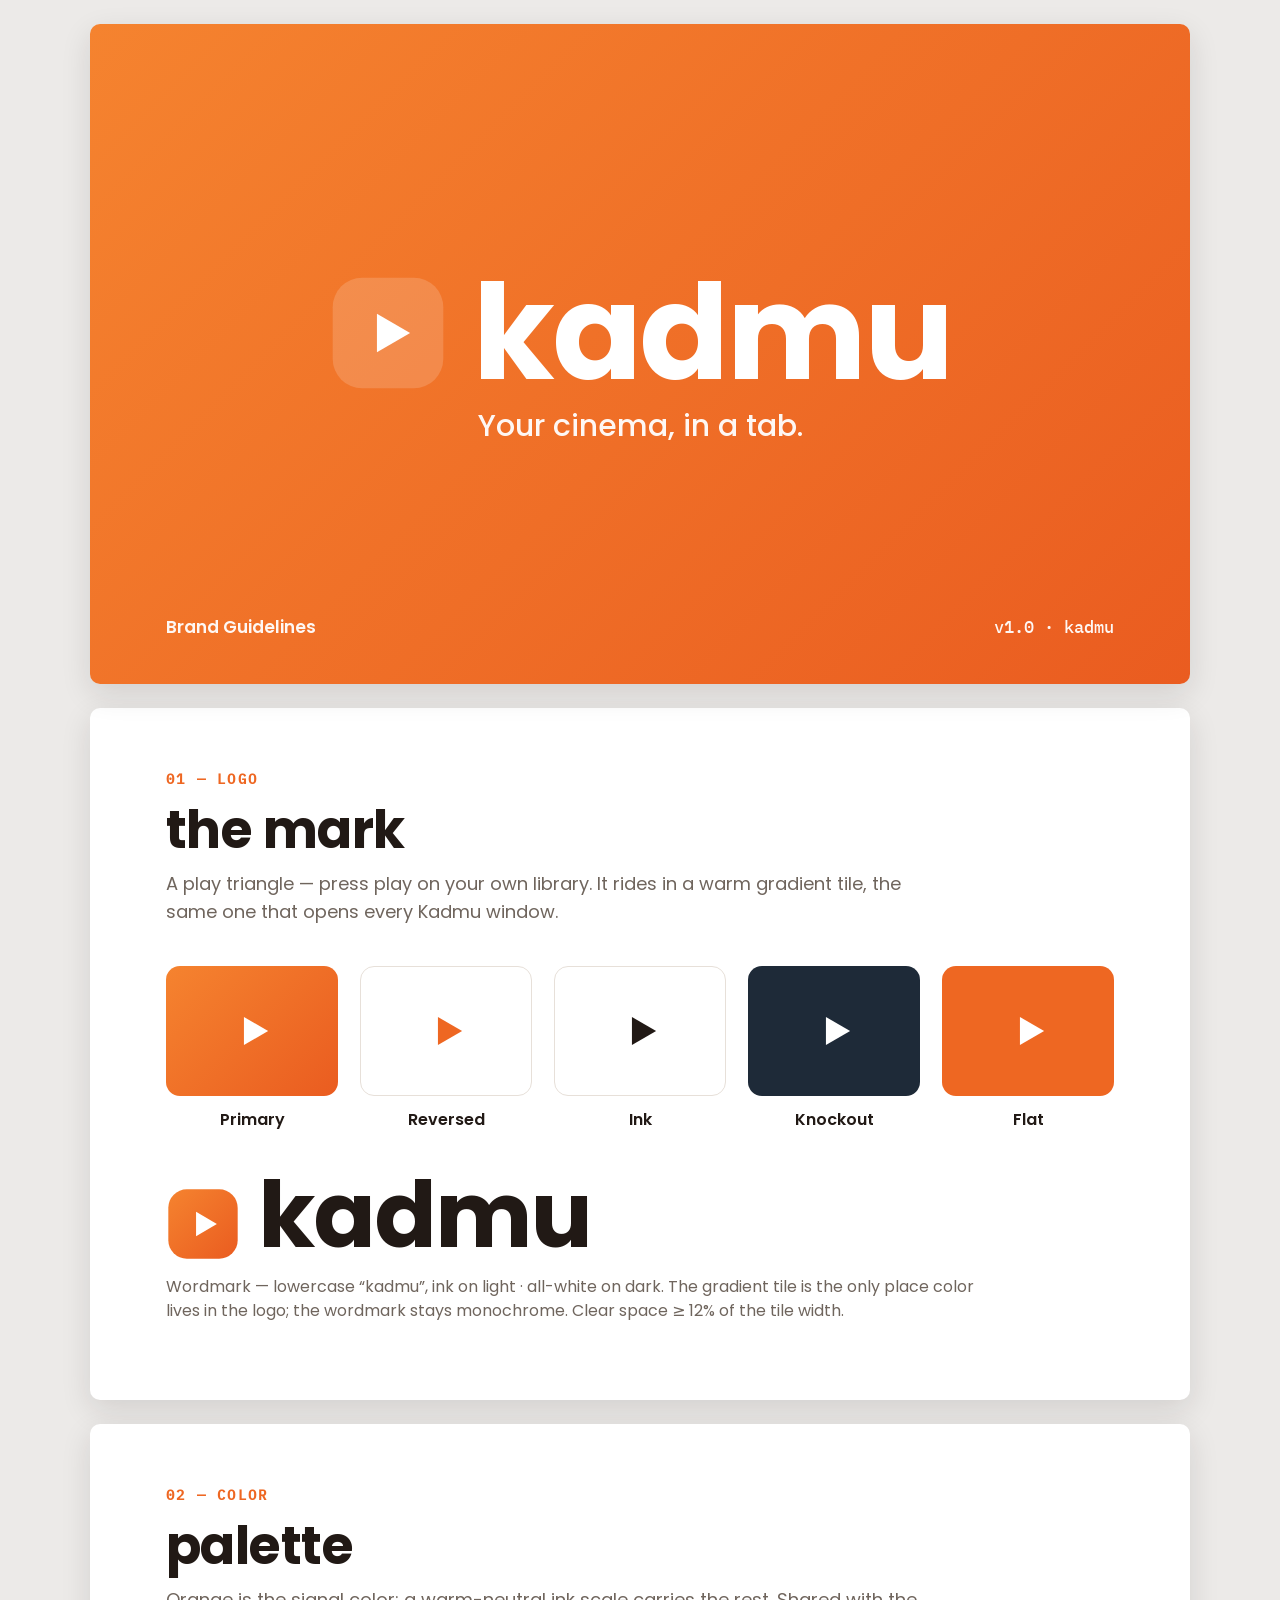
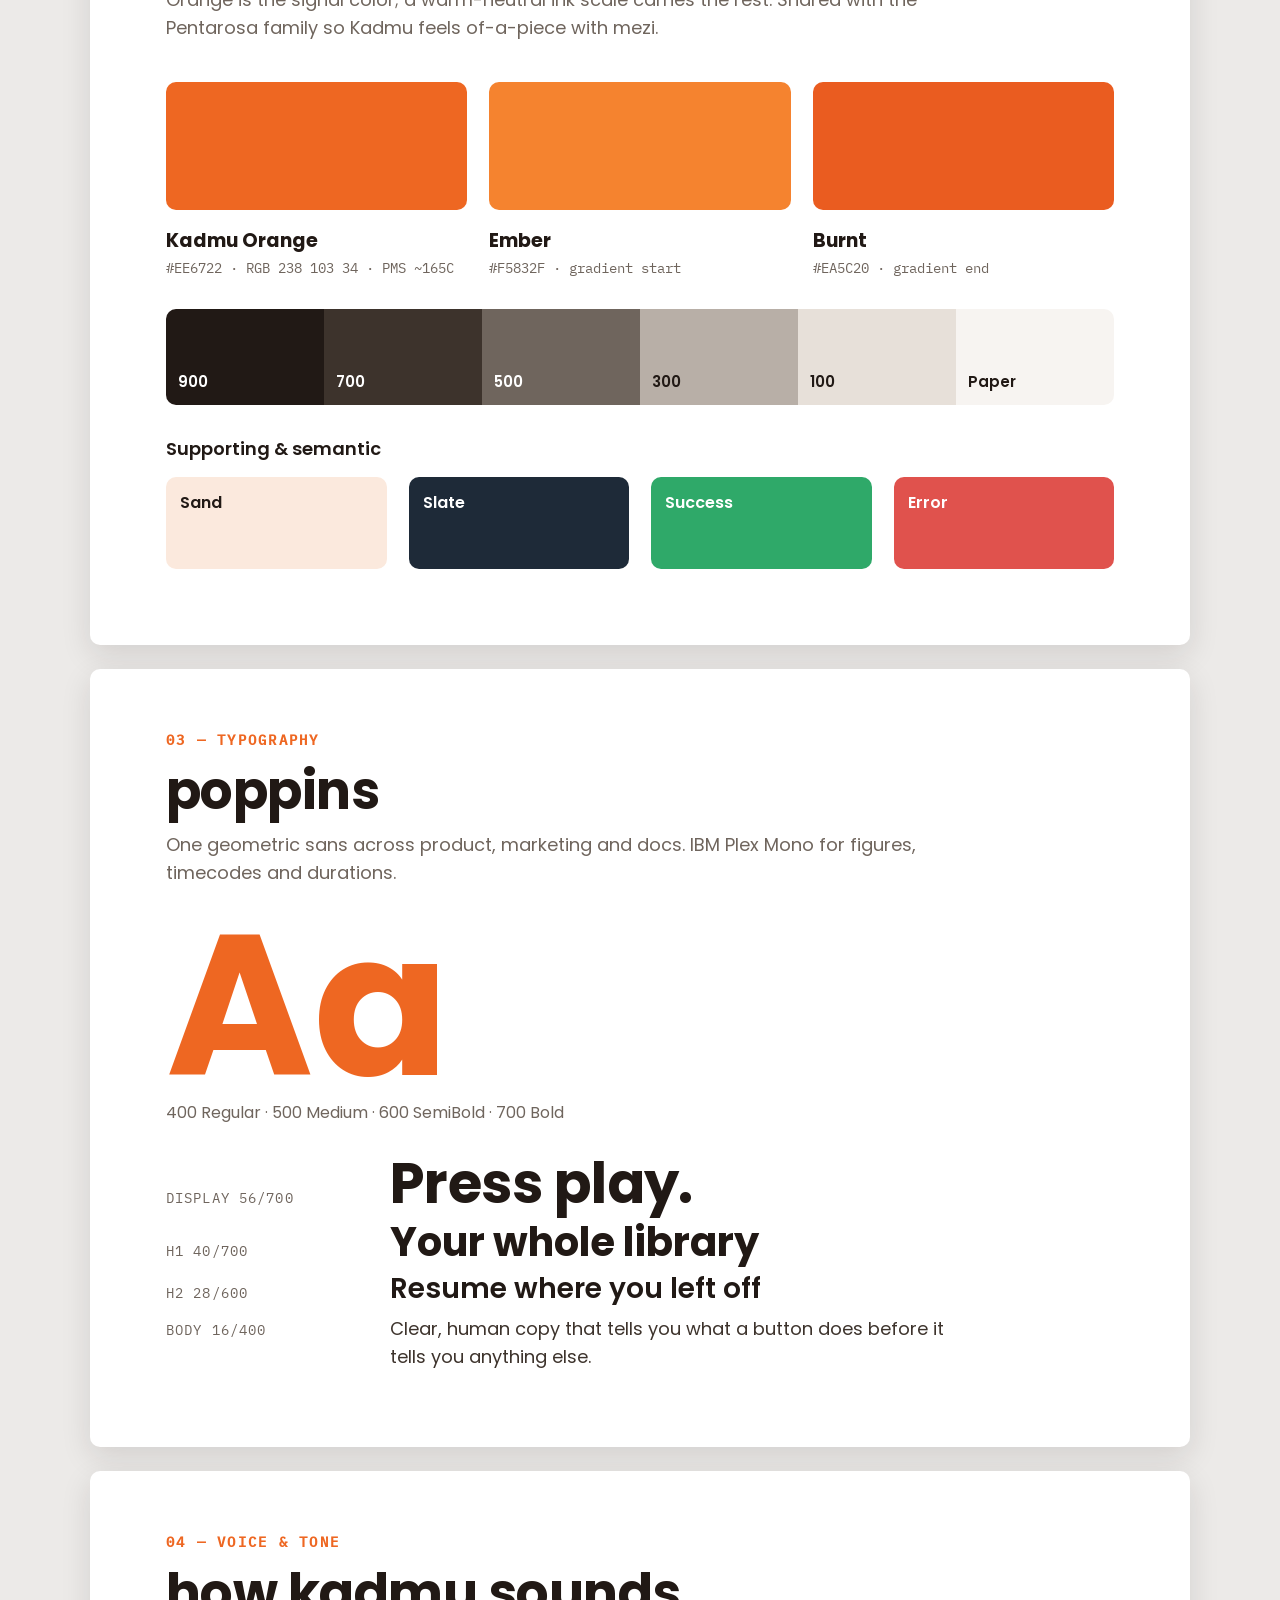
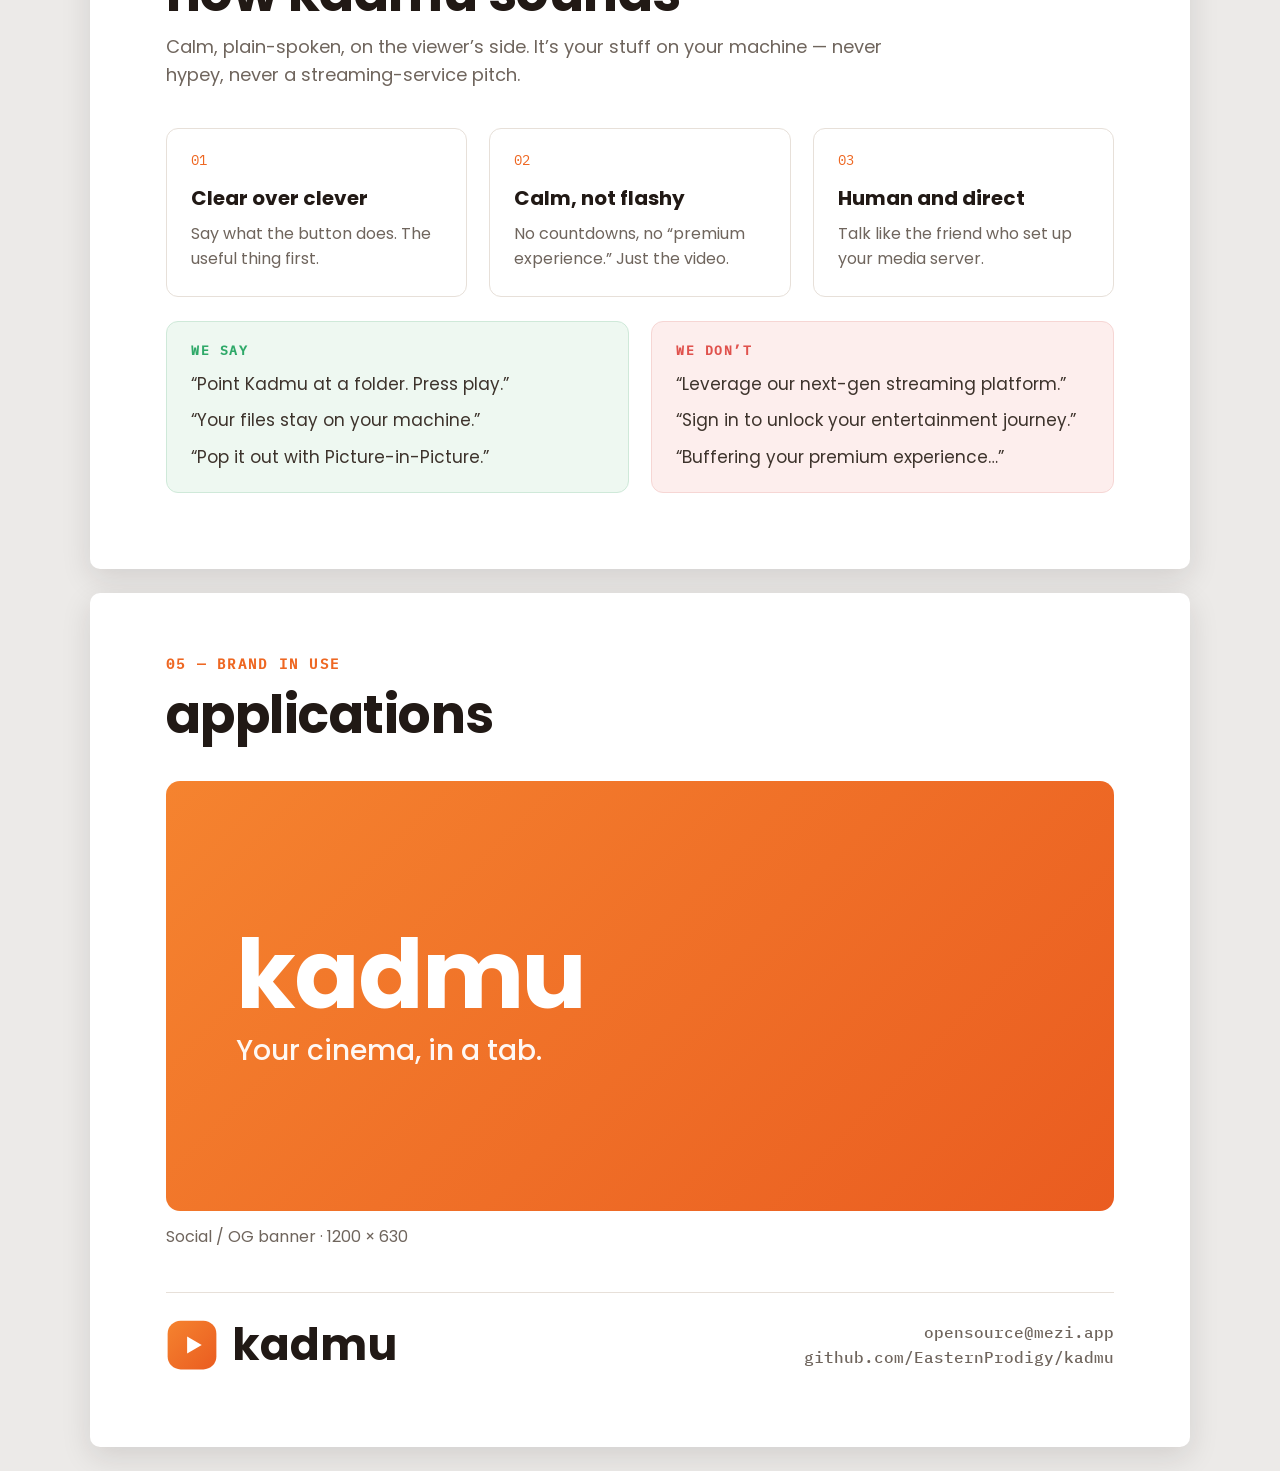
<file: docs/brand/kadmu-brand-guidelines.html>
<!doctype html>
<html lang="en">
<head>
<meta charset="utf-8">
<meta name="viewport" content="width=device-width, initial-scale=1">
<title>Kadmu — Brand Guidelines</title>
<style>
/* Bundled brand fonts (same files the app ships) ------------------------------ */
@font-face { font-family:'Poppins'; font-weight:400; font-display:swap; src:url('../../src/web/fonts/poppins-400.woff2') format('woff2'); }
@font-face { font-family:'Poppins'; font-weight:500; font-display:swap; src:url('../../src/web/fonts/poppins-500.woff2') format('woff2'); }
@font-face { font-family:'Poppins'; font-weight:600; font-display:swap; src:url('../../src/web/fonts/poppins-600.woff2') format('woff2'); }
@font-face { font-family:'Poppins'; font-weight:700; font-display:swap; src:url('../../src/web/fonts/poppins-700.woff2') format('woff2'); }
@font-face { font-family:'IBM Plex Mono'; font-weight:400; font-display:swap; src:url('../../src/web/fonts/ibm-plex-mono-400.woff2') format('woff2'); }
@font-face { font-family:'IBM Plex Mono'; font-weight:500; font-display:swap; src:url('../../src/web/fonts/ibm-plex-mono-500.woff2') format('woff2'); }

:root{
  --orange:#EE6722; --ember:#F5832F; --burnt:#EA5C20;
  --grad:linear-gradient(135deg,var(--ember),var(--burnt));
  --ink-900:#211915; --ink-700:#3d332c; --ink-500:#6f655d; --ink-300:#b8afa7; --ink-100:#e7e0d9;
  --paper:#f7f4f1; --sand:#fbe9dd; --slate:#1e2a38; --success:#2fa969; --error:#e0524d;
  --font:'Poppins',system-ui,-apple-system,"Segoe UI",Roboto,sans-serif;
  --mono:'IBM Plex Mono',ui-monospace,Menlo,Consolas,monospace;
}
*{box-sizing:border-box}
html,body{margin:0}
body{background:#eceae8;color:var(--ink-900);font:16px/1.55 var(--font);-webkit-font-smoothing:antialiased}

/* Each "page" is a 1100-wide card, echoing the source PDF spreads. */
.page{width:1100px;max-width:calc(100vw - 32px);margin:24px auto;background:#fff;border-radius:10px;
      box-shadow:0 10px 30px rgba(33,25,21,.12);overflow:hidden}
.pad{padding:64px 76px 76px}

.eyebrow{font:600 14px/1 var(--mono);letter-spacing:.16em;text-transform:uppercase;color:var(--orange);margin:0 0 18px}
h2.title{font:700 52px/1 var(--font);letter-spacing:-.01em;margin:0;text-transform:lowercase}
.sub{color:var(--ink-500);font-size:18px;margin:14px 0 0;max-width:760px}

/* --- Cover --------------------------------------------------------------- */
.cover{background:var(--grad);color:#fff;height:660px;position:relative;display:grid;place-items:center}
.cover .lockup{display:flex;flex-direction:column;align-items:center;gap:6px}
.cover .word{font:700 132px/1 var(--font);letter-spacing:-.02em;text-transform:lowercase}
.cover .tag{font:500 30px/1 var(--font);opacity:.95;margin-top:6px}
.cover .foot{position:absolute;left:76px;right:76px;bottom:48px;display:flex;justify-content:space-between;
             font:600 17px/1 var(--font);opacity:.95}
.cover .foot .mono{font-family:var(--mono);font-weight:500}

/* --- Logo / the mark ----------------------------------------------------- */
.tiles{display:flex;gap:22px;flex-wrap:wrap;margin:40px 0 18px}
.tile{width:172px;text-align:center}
.tile .sq{width:172px;height:130px;border-radius:14px;display:grid;place-items:center}
.tile .lbl{font-weight:600;margin-top:12px;font-size:16px}
.sq.primary{background:var(--grad)}
.sq.reversed{background:#fff;border:1px solid var(--ink-100)}
.sq.ink{background:#fff;border:1px solid var(--ink-100)}
.sq.knockout{background:var(--slate)}
.sq.flat{background:var(--orange)}
.wordmark{display:flex;align-items:flex-end;gap:0;margin:36px 0 14px}
.wordmark .w{font:700 92px/1 var(--font);letter-spacing:-.02em;text-transform:lowercase;color:var(--ink-900)}
.note{color:var(--ink-500);font-size:16px;margin:8px 0 0;max-width:820px}

/* --- Color --------------------------------------------------------------- */
.swatches{display:grid;grid-template-columns:repeat(3,1fr);gap:22px;margin:40px 0 14px}
.swatch .chip{height:128px;border-radius:10px}
.swatch h3{margin:16px 0 4px;font-size:19px}
.swatch .meta{font:400 14px/1.4 var(--mono);color:var(--ink-500)}
.scale{display:grid;grid-template-columns:repeat(6,1fr);gap:0;margin:30px 0 6px;border-radius:10px;overflow:hidden}
.scale div{height:96px;display:flex;align-items:flex-end;padding:12px;font-weight:600;font-size:15px}
.semhead{font-weight:600;margin:30px 0 14px;font-size:18px}
.sem{display:grid;grid-template-columns:repeat(4,1fr);gap:22px}
.sem div{height:92px;border-radius:10px;display:flex;align-items:flex-start;padding:14px;font-weight:600}

/* --- Typography ---------------------------------------------------------- */
.aa{font:700 200px/.9 var(--font);color:var(--orange);margin:28px 0 6px}
.weights{color:var(--ink-500);font-size:16px;margin:0 0 30px}
.typegrid{display:grid;grid-template-columns:200px 1fr;gap:6px 24px;align-items:baseline}
.typegrid .k{font:400 14px/2.2 var(--mono);letter-spacing:.08em;text-transform:uppercase;color:var(--ink-500)}
.t-display{font:700 56px/1.05 var(--font);letter-spacing:-.01em}
.t-h1{font:700 40px/1.1 var(--font)}
.t-h2{font:600 28px/1.15 var(--font)}
.t-body{font:400 18px/1.55 var(--font);color:var(--ink-700);max-width:560px}

/* --- Voice --------------------------------------------------------------- */
.cards{display:grid;grid-template-columns:repeat(3,1fr);gap:22px;margin:40px 0 24px}
.card{border:1px solid var(--ink-100);border-radius:12px;padding:24px}
.card .n{font:400 14px/1 var(--mono);color:var(--orange);margin:0 0 16px}
.card h4{margin:0 0 8px;font-size:20px}
.card p{margin:0;color:var(--ink-500);font-size:16px}
.says{display:grid;grid-template-columns:1fr 1fr;gap:22px;margin-top:8px}
.say{border-radius:12px;padding:22px 24px}
.say.do{background:#eef8f1;border:1px solid #cfe9d9}
.say.dont{background:#fdeeed;border:1px solid #f6d6d4}
.say .h{font:600 13px/1 var(--mono);letter-spacing:.12em;text-transform:uppercase;margin:0 0 14px}
.say.do .h{color:var(--success)} .say.dont .h{color:var(--error)}
.say p{margin:0 0 10px;font-size:17px;color:var(--ink-700)}
.say p:last-child{margin:0}

/* --- Brand in use -------------------------------------------------------- */
.og{height:430px;border-radius:14px;background:var(--grad);color:#fff;display:flex;flex-direction:column;
    justify-content:center;padding:0 70px;margin:40px 0 14px}
.og .w{font:700 96px/1 var(--font);letter-spacing:-.02em;text-transform:lowercase}
.og .tag{font:500 28px/1 var(--font);opacity:.95;margin-top:14px}
.usefoot{display:flex;justify-content:space-between;align-items:flex-end;margin-top:42px;
         padding-top:26px;border-top:1px solid var(--ink-100)}
.usefoot .contact{text-align:right;color:var(--ink-500);font:500 16px/1.6 var(--mono)}
.lockmini{display:flex;align-items:center;gap:14px}
.lockmini .w{font:700 44px/1 var(--font);text-transform:lowercase;color:var(--ink-900)}

@media (max-width:760px){
  .pad{padding:40px 28px 48px}
  .cover .word{font-size:84px}.cover .tag{font-size:22px}
  .swatches,.sem,.cards,.says{grid-template-columns:1fr}
  .scale{grid-template-columns:repeat(3,1fr)}
  .typegrid{grid-template-columns:1fr}
  .t-display{font-size:40px}.aa{font-size:140px}
}
</style>
</head>
<body>

<!-- ============ COVER ============ -->
<section class="page cover">
  <div class="lockup">
    <div style="display:flex;align-items:center;gap:26px">
      <svg viewBox="0 0 64 64" width="118" height="118" aria-hidden="true">
        <rect x="2" y="2" width="60" height="60" rx="16" fill="rgba(255,255,255,.16)"/>
        <path d="M26 21.5v21l18-10.5z" fill="#fff"/>
      </svg>
      <span class="word">kadmu</span>
    </div>
    <span class="tag">Your cinema, in a tab.</span>
  </div>
  <div class="foot">
    <span>Brand Guidelines</span>
    <span class="mono">v1.0 · kadmu</span>
  </div>
</section>

<!-- ============ 01 — LOGO ============ -->
<section class="page"><div class="pad">
  <p class="eyebrow">01 — Logo</p>
  <h2 class="title">the mark</h2>
  <p class="sub">A play triangle — press play on your own library. It rides in a warm gradient
  tile, the same one that opens every Kadmu window.</p>

  <div class="tiles">
    <div class="tile"><div class="sq primary"><svg viewBox="0 0 64 64" width="86" height="86"><path d="M26 21.5v21l18-10.5z" fill="#fff"/></svg></div><div class="lbl">Primary</div></div>
    <div class="tile"><div class="sq reversed"><svg viewBox="0 0 64 64" width="86" height="86"><path d="M26 21.5v21l18-10.5z" fill="#EE6722"/></svg></div><div class="lbl">Reversed</div></div>
    <div class="tile"><div class="sq ink"><svg viewBox="0 0 64 64" width="86" height="86"><path d="M26 21.5v21l18-10.5z" fill="#211915"/></svg></div><div class="lbl">Ink</div></div>
    <div class="tile"><div class="sq knockout"><svg viewBox="0 0 64 64" width="86" height="86"><path d="M26 21.5v21l18-10.5z" fill="#fff"/></svg></div><div class="lbl">Knockout</div></div>
    <div class="tile"><div class="sq flat"><svg viewBox="0 0 64 64" width="86" height="86"><path d="M26 21.5v21l18-10.5z" fill="#fff"/></svg></div><div class="lbl">Flat</div></div>
  </div>

  <div class="wordmark">
    <svg viewBox="0 0 64 64" width="74" height="74" style="margin-right:18px" aria-hidden="true">
      <rect x="2" y="2" width="60" height="60" rx="16" fill="url(#g1)"/>
      <path d="M26 21.5v21l18-10.5z" fill="#fff"/>
      <defs><linearGradient id="g1" x1="0" y1="0" x2="1" y2="1"><stop offset="0" stop-color="#F5832F"/><stop offset="1" stop-color="#EA5C20"/></linearGradient></defs>
    </svg>
    <span class="w">kadmu</span>
  </div>
  <p class="note">Wordmark — lowercase “kadmu”, ink on light · all-white on dark. The gradient
  tile is the only place color lives in the logo; the wordmark stays monochrome. Clear space ≥ 12% of the tile width.</p>
</div></section>

<!-- ============ 02 — COLOR ============ -->
<section class="page"><div class="pad">
  <p class="eyebrow">02 — Color</p>
  <h2 class="title">palette</h2>
  <p class="sub">Orange is the signal color; a warm-neutral ink scale carries the rest. Shared
  with the Pentarosa family so Kadmu feels of-a-piece with mezi.</p>

  <div class="swatches">
    <div class="swatch"><div class="chip" style="background:#EE6722"></div><h3>Kadmu Orange</h3><div class="meta">#EE6722 · RGB 238 103 34 · PMS ~165C</div></div>
    <div class="swatch"><div class="chip" style="background:#F5832F"></div><h3>Ember</h3><div class="meta">#F5832F · gradient start</div></div>
    <div class="swatch"><div class="chip" style="background:#EA5C20"></div><h3>Burnt</h3><div class="meta">#EA5C20 · gradient end</div></div>
  </div>

  <div class="scale">
    <div style="background:#211915;color:#fff">900</div>
    <div style="background:#3d332c;color:#fff">700</div>
    <div style="background:#6f655d;color:#fff">500</div>
    <div style="background:#b8afa7;color:#211915">300</div>
    <div style="background:#e7e0d9;color:#211915">100</div>
    <div style="background:#f7f4f1;color:#211915">Paper</div>
  </div>

  <p class="semhead">Supporting &amp; semantic</p>
  <div class="sem">
    <div style="background:#fbe9dd;color:#211915">Sand</div>
    <div style="background:#1e2a38;color:#fff">Slate</div>
    <div style="background:#2fa969;color:#fff">Success</div>
    <div style="background:#e0524d;color:#fff">Error</div>
  </div>
</div></section>

<!-- ============ 03 — TYPOGRAPHY ============ -->
<section class="page"><div class="pad">
  <p class="eyebrow">03 — Typography</p>
  <h2 class="title">Poppins</h2>
  <p class="sub">One geometric sans across product, marketing and docs. IBM Plex Mono for
  figures, timecodes and durations.</p>

  <div class="aa">Aa</div>
  <p class="weights">400 Regular · 500 Medium · 600 SemiBold · 700 Bold</p>

  <div class="typegrid">
    <div class="k">Display 56/700</div><div class="t-display">Press play.</div>
    <div class="k">H1 40/700</div><div class="t-h1">Your whole library</div>
    <div class="k">H2 28/600</div><div class="t-h2">Resume where you left off</div>
    <div class="k">Body 16/400</div><div class="t-body">Clear, human copy that tells you what a button does before it tells you anything else.</div>
  </div>
</div></section>

<!-- ============ 04 — VOICE & TONE ============ -->
<section class="page"><div class="pad">
  <p class="eyebrow">04 — Voice &amp; Tone</p>
  <h2 class="title">how kadmu sounds</h2>
  <p class="sub">Calm, plain-spoken, on the viewer’s side. It’s your stuff on your machine —
  never hypey, never a streaming-service pitch.</p>

  <div class="cards">
    <div class="card"><p class="n">01</p><h4>Clear over clever</h4><p>Say what the button does. The useful thing first.</p></div>
    <div class="card"><p class="n">02</p><h4>Calm, not flashy</h4><p>No countdowns, no “premium experience.” Just the video.</p></div>
    <div class="card"><p class="n">03</p><h4>Human and direct</h4><p>Talk like the friend who set up your media server.</p></div>
  </div>

  <div class="says">
    <div class="say do">
      <p class="h">We say</p>
      <p>“Point Kadmu at a folder. Press play.”</p>
      <p>“Your files stay on your machine.”</p>
      <p>“Pop it out with Picture-in-Picture.”</p>
    </div>
    <div class="say dont">
      <p class="h">We don’t</p>
      <p>“Leverage our next-gen streaming platform.”</p>
      <p>“Sign in to unlock your entertainment journey.”</p>
      <p>“Buffering your premium experience…”</p>
    </div>
  </div>
</div></section>

<!-- ============ 05 — BRAND IN USE ============ -->
<section class="page"><div class="pad">
  <p class="eyebrow">05 — Brand in use</p>
  <h2 class="title">applications</h2>

  <div class="og">
    <div class="w">kadmu</div>
    <div class="tag">Your cinema, in a tab.</div>
  </div>
  <p class="note">Social / OG banner · 1200 × 630</p>

  <div class="usefoot">
    <div class="lockmini">
      <svg viewBox="0 0 64 64" width="52" height="52" aria-hidden="true">
        <rect x="2" y="2" width="60" height="60" rx="16" fill="url(#g2)"/>
        <path d="M26 21.5v21l18-10.5z" fill="#fff"/>
        <defs><linearGradient id="g2" x1="0" y1="0" x2="1" y2="1"><stop offset="0" stop-color="#F5832F"/><stop offset="1" stop-color="#EA5C20"/></linearGradient></defs>
      </svg>
      <span class="w">kadmu</span>
    </div>
    <div class="contact">opensource@mezi.app<br>github.com/EasternProdigy/kadmu</div>
  </div>
</div></section>

</body>
</html>
</file>
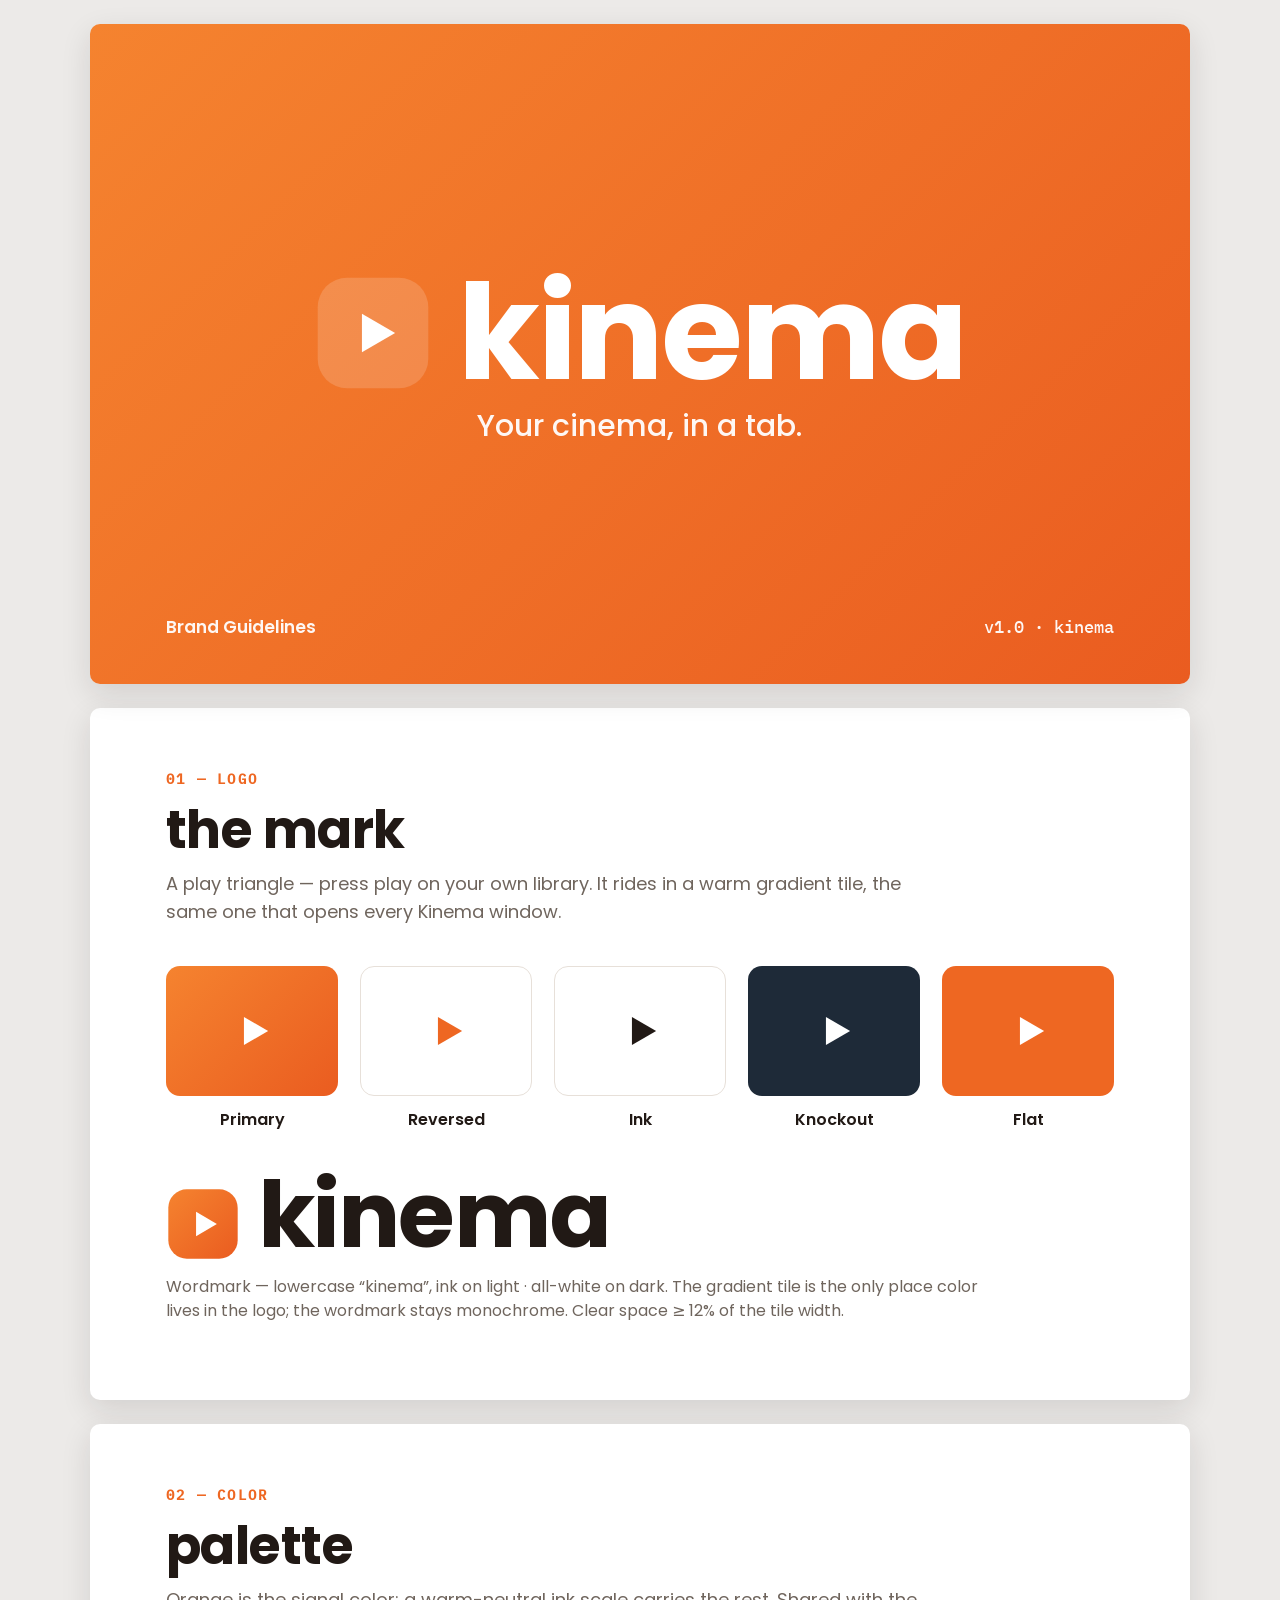
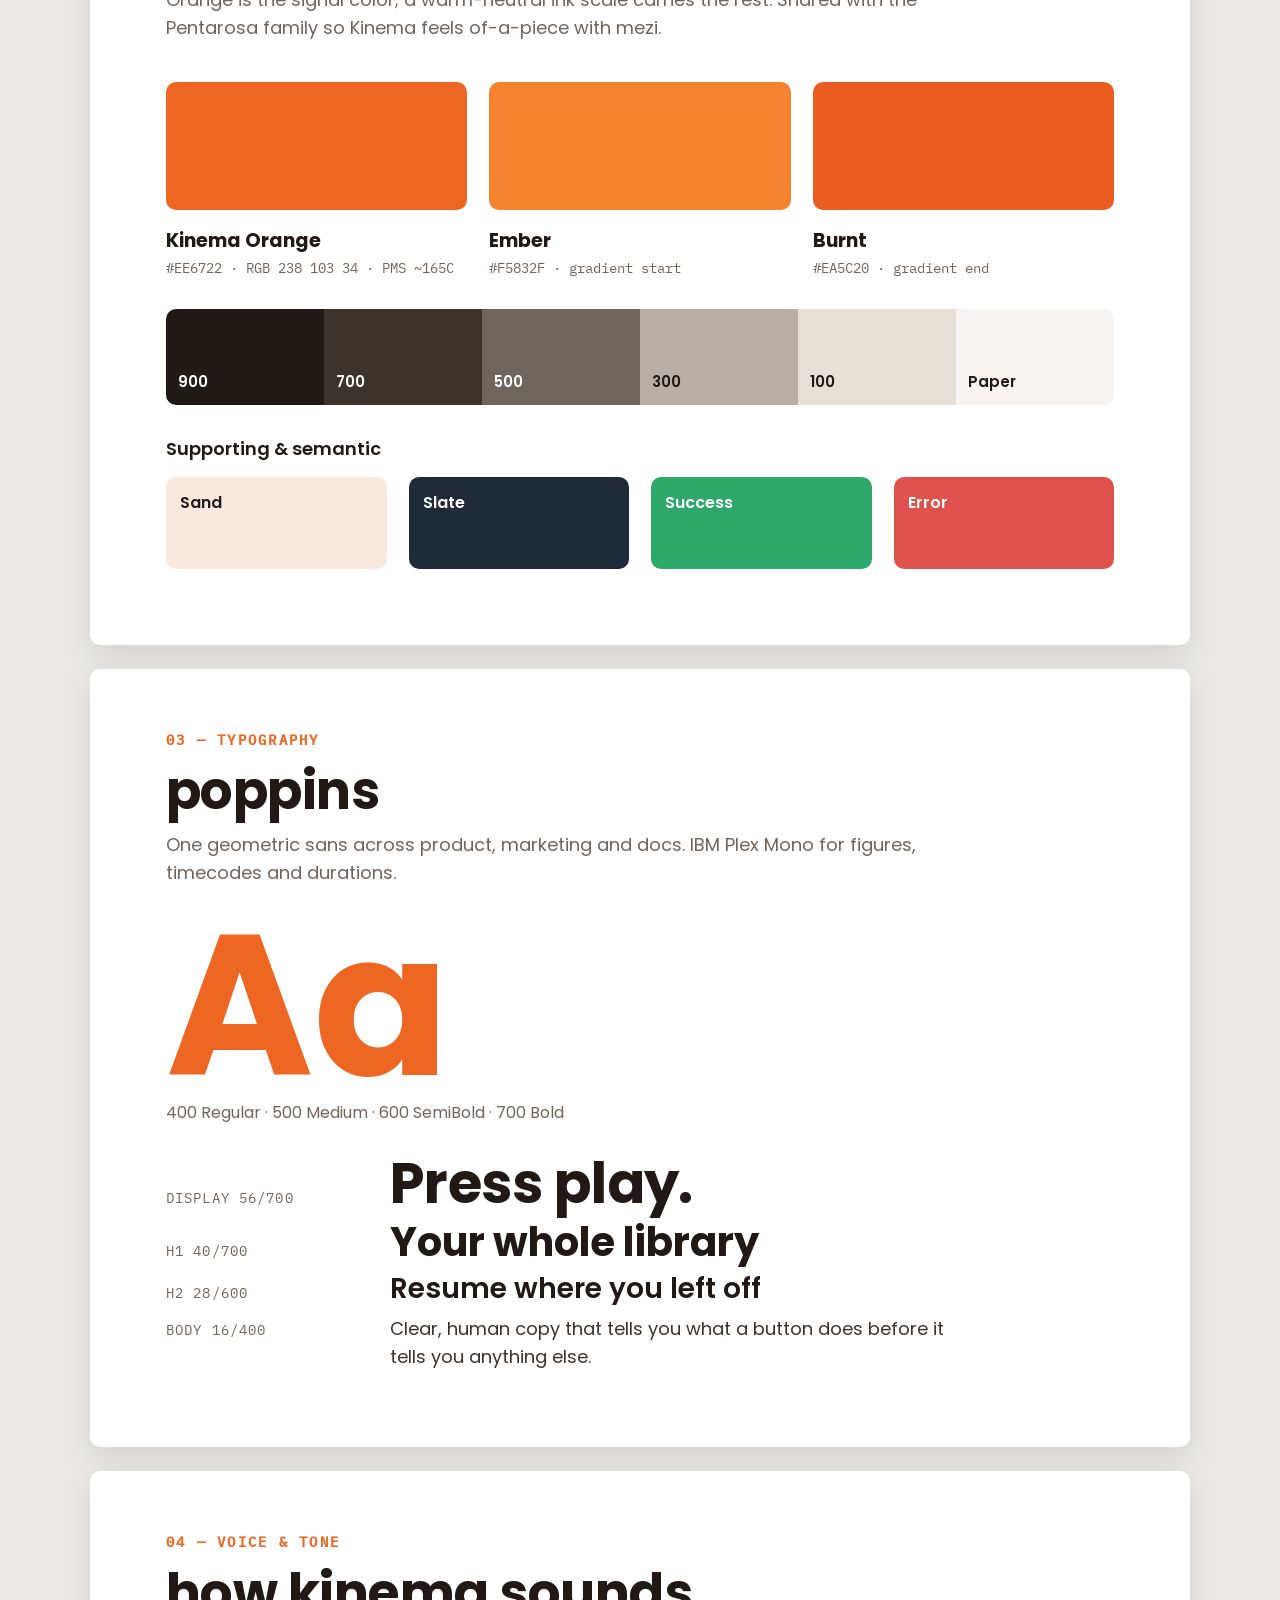
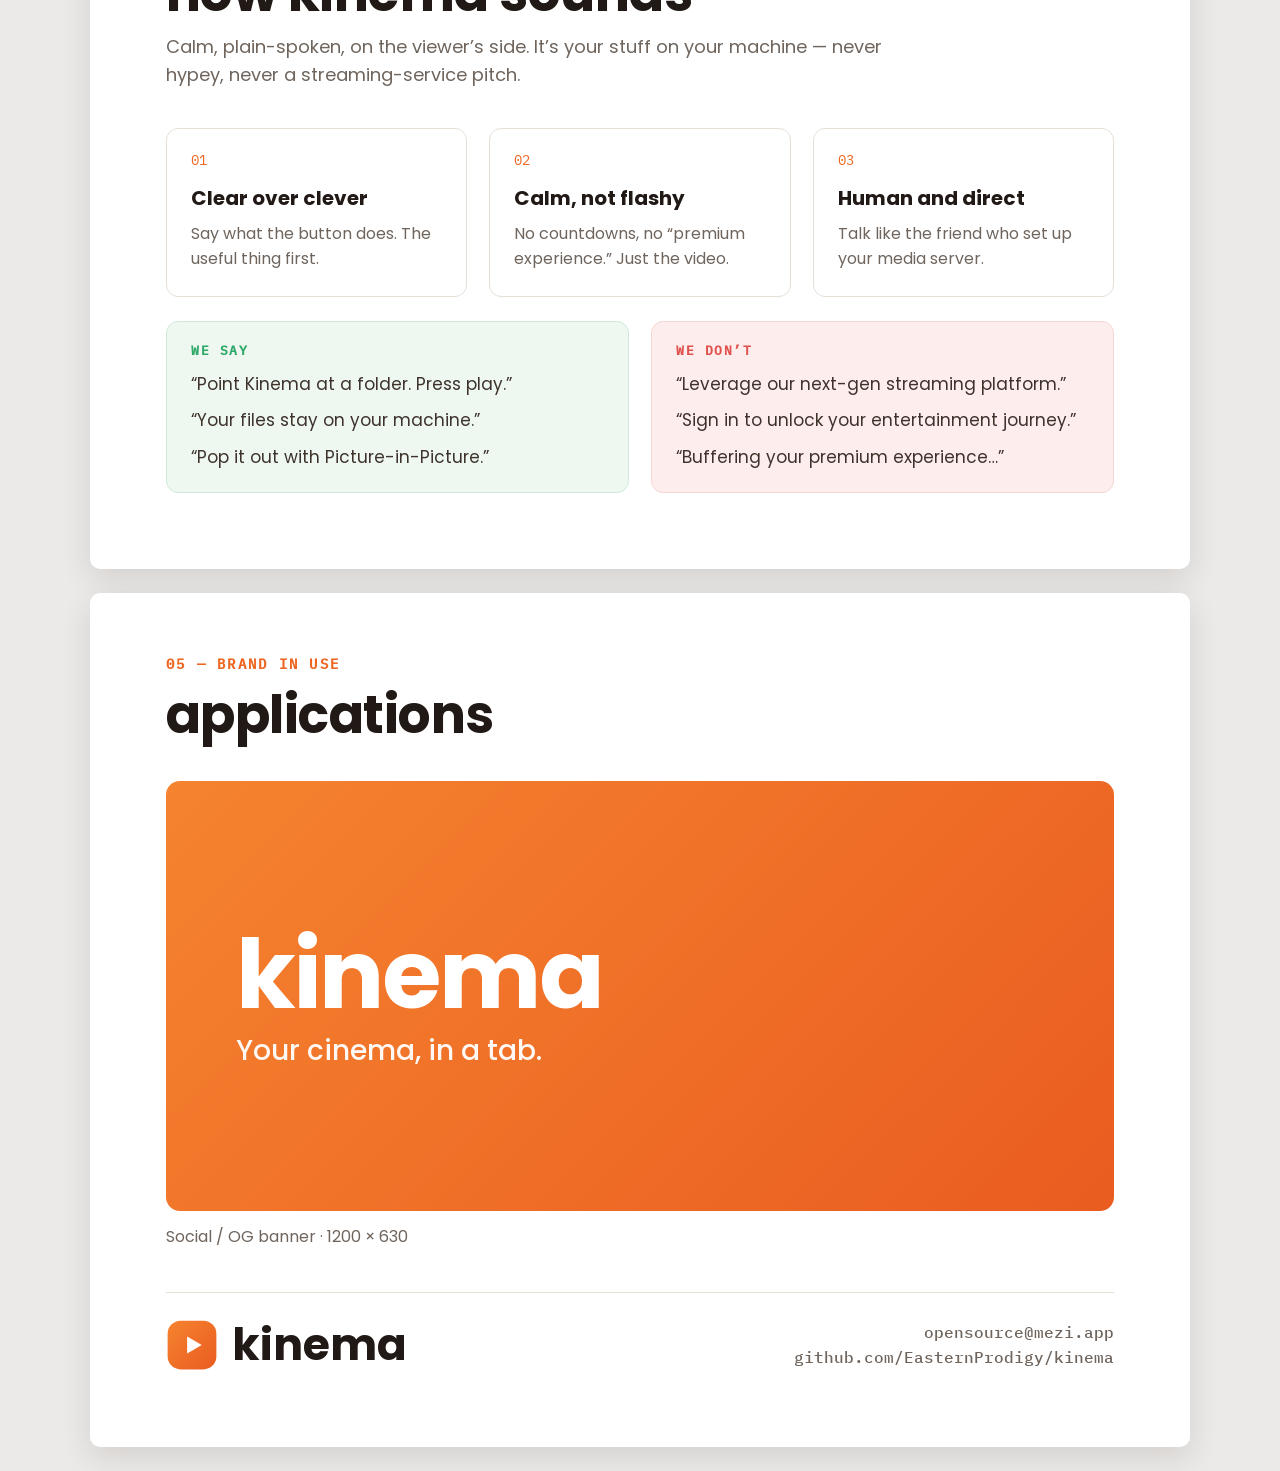
<file: docs/brand/kinema-brand-guidelines.html>
<!doctype html>
<html lang="en">
<head>
<meta charset="utf-8">
<meta name="viewport" content="width=device-width, initial-scale=1">
<title>Kinema — Brand Guidelines</title>
<style>
/* Bundled brand fonts (same files the app ships) ------------------------------ */
@font-face { font-family:'Poppins'; font-weight:400; font-display:swap; src:url('../../src/web/fonts/poppins-400.woff2') format('woff2'); }
@font-face { font-family:'Poppins'; font-weight:500; font-display:swap; src:url('../../src/web/fonts/poppins-500.woff2') format('woff2'); }
@font-face { font-family:'Poppins'; font-weight:600; font-display:swap; src:url('../../src/web/fonts/poppins-600.woff2') format('woff2'); }
@font-face { font-family:'Poppins'; font-weight:700; font-display:swap; src:url('../../src/web/fonts/poppins-700.woff2') format('woff2'); }
@font-face { font-family:'IBM Plex Mono'; font-weight:400; font-display:swap; src:url('../../src/web/fonts/ibm-plex-mono-400.woff2') format('woff2'); }
@font-face { font-family:'IBM Plex Mono'; font-weight:500; font-display:swap; src:url('../../src/web/fonts/ibm-plex-mono-500.woff2') format('woff2'); }

:root{
  --orange:#EE6722; --ember:#F5832F; --burnt:#EA5C20;
  --grad:linear-gradient(135deg,var(--ember),var(--burnt));
  --ink-900:#211915; --ink-700:#3d332c; --ink-500:#6f655d; --ink-300:#b8afa7; --ink-100:#e7e0d9;
  --paper:#f7f4f1; --sand:#fbe9dd; --slate:#1e2a38; --success:#2fa969; --error:#e0524d;
  --font:'Poppins',system-ui,-apple-system,"Segoe UI",Roboto,sans-serif;
  --mono:'IBM Plex Mono',ui-monospace,Menlo,Consolas,monospace;
}
*{box-sizing:border-box}
html,body{margin:0}
body{background:#eceae8;color:var(--ink-900);font:16px/1.55 var(--font);-webkit-font-smoothing:antialiased}

/* Each "page" is a 1100-wide card, echoing the source PDF spreads. */
.page{width:1100px;max-width:calc(100vw - 32px);margin:24px auto;background:#fff;border-radius:10px;
      box-shadow:0 10px 30px rgba(33,25,21,.12);overflow:hidden}
.pad{padding:64px 76px 76px}

.eyebrow{font:600 14px/1 var(--mono);letter-spacing:.16em;text-transform:uppercase;color:var(--orange);margin:0 0 18px}
h2.title{font:700 52px/1 var(--font);letter-spacing:-.01em;margin:0;text-transform:lowercase}
.sub{color:var(--ink-500);font-size:18px;margin:14px 0 0;max-width:760px}

/* --- Cover --------------------------------------------------------------- */
.cover{background:var(--grad);color:#fff;height:660px;position:relative;display:grid;place-items:center}
.cover .lockup{display:flex;flex-direction:column;align-items:center;gap:6px}
.cover .word{font:700 132px/1 var(--font);letter-spacing:-.02em;text-transform:lowercase}
.cover .tag{font:500 30px/1 var(--font);opacity:.95;margin-top:6px}
.cover .foot{position:absolute;left:76px;right:76px;bottom:48px;display:flex;justify-content:space-between;
             font:600 17px/1 var(--font);opacity:.95}
.cover .foot .mono{font-family:var(--mono);font-weight:500}

/* --- Logo / the mark ----------------------------------------------------- */
.tiles{display:flex;gap:22px;flex-wrap:wrap;margin:40px 0 18px}
.tile{width:172px;text-align:center}
.tile .sq{width:172px;height:130px;border-radius:14px;display:grid;place-items:center}
.tile .lbl{font-weight:600;margin-top:12px;font-size:16px}
.sq.primary{background:var(--grad)}
.sq.reversed{background:#fff;border:1px solid var(--ink-100)}
.sq.ink{background:#fff;border:1px solid var(--ink-100)}
.sq.knockout{background:var(--slate)}
.sq.flat{background:var(--orange)}
.wordmark{display:flex;align-items:flex-end;gap:0;margin:36px 0 14px}
.wordmark .w{font:700 92px/1 var(--font);letter-spacing:-.02em;text-transform:lowercase;color:var(--ink-900)}
.note{color:var(--ink-500);font-size:16px;margin:8px 0 0;max-width:820px}

/* --- Color --------------------------------------------------------------- */
.swatches{display:grid;grid-template-columns:repeat(3,1fr);gap:22px;margin:40px 0 14px}
.swatch .chip{height:128px;border-radius:10px}
.swatch h3{margin:16px 0 4px;font-size:19px}
.swatch .meta{font:400 14px/1.4 var(--mono);color:var(--ink-500)}
.scale{display:grid;grid-template-columns:repeat(6,1fr);gap:0;margin:30px 0 6px;border-radius:10px;overflow:hidden}
.scale div{height:96px;display:flex;align-items:flex-end;padding:12px;font-weight:600;font-size:15px}
.semhead{font-weight:600;margin:30px 0 14px;font-size:18px}
.sem{display:grid;grid-template-columns:repeat(4,1fr);gap:22px}
.sem div{height:92px;border-radius:10px;display:flex;align-items:flex-start;padding:14px;font-weight:600}

/* --- Typography ---------------------------------------------------------- */
.aa{font:700 200px/.9 var(--font);color:var(--orange);margin:28px 0 6px}
.weights{color:var(--ink-500);font-size:16px;margin:0 0 30px}
.typegrid{display:grid;grid-template-columns:200px 1fr;gap:6px 24px;align-items:baseline}
.typegrid .k{font:400 14px/2.2 var(--mono);letter-spacing:.08em;text-transform:uppercase;color:var(--ink-500)}
.t-display{font:700 56px/1.05 var(--font);letter-spacing:-.01em}
.t-h1{font:700 40px/1.1 var(--font)}
.t-h2{font:600 28px/1.15 var(--font)}
.t-body{font:400 18px/1.55 var(--font);color:var(--ink-700);max-width:560px}

/* --- Voice --------------------------------------------------------------- */
.cards{display:grid;grid-template-columns:repeat(3,1fr);gap:22px;margin:40px 0 24px}
.card{border:1px solid var(--ink-100);border-radius:12px;padding:24px}
.card .n{font:400 14px/1 var(--mono);color:var(--orange);margin:0 0 16px}
.card h4{margin:0 0 8px;font-size:20px}
.card p{margin:0;color:var(--ink-500);font-size:16px}
.says{display:grid;grid-template-columns:1fr 1fr;gap:22px;margin-top:8px}
.say{border-radius:12px;padding:22px 24px}
.say.do{background:#eef8f1;border:1px solid #cfe9d9}
.say.dont{background:#fdeeed;border:1px solid #f6d6d4}
.say .h{font:600 13px/1 var(--mono);letter-spacing:.12em;text-transform:uppercase;margin:0 0 14px}
.say.do .h{color:var(--success)} .say.dont .h{color:var(--error)}
.say p{margin:0 0 10px;font-size:17px;color:var(--ink-700)}
.say p:last-child{margin:0}

/* --- Brand in use -------------------------------------------------------- */
.og{height:430px;border-radius:14px;background:var(--grad);color:#fff;display:flex;flex-direction:column;
    justify-content:center;padding:0 70px;margin:40px 0 14px}
.og .w{font:700 96px/1 var(--font);letter-spacing:-.02em;text-transform:lowercase}
.og .tag{font:500 28px/1 var(--font);opacity:.95;margin-top:14px}
.usefoot{display:flex;justify-content:space-between;align-items:flex-end;margin-top:42px;
         padding-top:26px;border-top:1px solid var(--ink-100)}
.usefoot .contact{text-align:right;color:var(--ink-500);font:500 16px/1.6 var(--mono)}
.lockmini{display:flex;align-items:center;gap:14px}
.lockmini .w{font:700 44px/1 var(--font);text-transform:lowercase;color:var(--ink-900)}

@media (max-width:760px){
  .pad{padding:40px 28px 48px}
  .cover .word{font-size:84px}.cover .tag{font-size:22px}
  .swatches,.sem,.cards,.says{grid-template-columns:1fr}
  .scale{grid-template-columns:repeat(3,1fr)}
  .typegrid{grid-template-columns:1fr}
  .t-display{font-size:40px}.aa{font-size:140px}
}
</style>
</head>
<body>

<!-- ============ COVER ============ -->
<section class="page cover">
  <div class="lockup">
    <div style="display:flex;align-items:center;gap:26px">
      <svg viewBox="0 0 64 64" width="118" height="118" aria-hidden="true">
        <rect x="2" y="2" width="60" height="60" rx="16" fill="rgba(255,255,255,.16)"/>
        <path d="M26 21.5v21l18-10.5z" fill="#fff"/>
      </svg>
      <span class="word">kinema</span>
    </div>
    <span class="tag">Your cinema, in a tab.</span>
  </div>
  <div class="foot">
    <span>Brand Guidelines</span>
    <span class="mono">v1.0 · kinema</span>
  </div>
</section>

<!-- ============ 01 — LOGO ============ -->
<section class="page"><div class="pad">
  <p class="eyebrow">01 — Logo</p>
  <h2 class="title">the mark</h2>
  <p class="sub">A play triangle — press play on your own library. It rides in a warm gradient
  tile, the same one that opens every Kinema window.</p>

  <div class="tiles">
    <div class="tile"><div class="sq primary"><svg viewBox="0 0 64 64" width="86" height="86"><path d="M26 21.5v21l18-10.5z" fill="#fff"/></svg></div><div class="lbl">Primary</div></div>
    <div class="tile"><div class="sq reversed"><svg viewBox="0 0 64 64" width="86" height="86"><path d="M26 21.5v21l18-10.5z" fill="#EE6722"/></svg></div><div class="lbl">Reversed</div></div>
    <div class="tile"><div class="sq ink"><svg viewBox="0 0 64 64" width="86" height="86"><path d="M26 21.5v21l18-10.5z" fill="#211915"/></svg></div><div class="lbl">Ink</div></div>
    <div class="tile"><div class="sq knockout"><svg viewBox="0 0 64 64" width="86" height="86"><path d="M26 21.5v21l18-10.5z" fill="#fff"/></svg></div><div class="lbl">Knockout</div></div>
    <div class="tile"><div class="sq flat"><svg viewBox="0 0 64 64" width="86" height="86"><path d="M26 21.5v21l18-10.5z" fill="#fff"/></svg></div><div class="lbl">Flat</div></div>
  </div>

  <div class="wordmark">
    <svg viewBox="0 0 64 64" width="74" height="74" style="margin-right:18px" aria-hidden="true">
      <rect x="2" y="2" width="60" height="60" rx="16" fill="url(#g1)"/>
      <path d="M26 21.5v21l18-10.5z" fill="#fff"/>
      <defs><linearGradient id="g1" x1="0" y1="0" x2="1" y2="1"><stop offset="0" stop-color="#F5832F"/><stop offset="1" stop-color="#EA5C20"/></linearGradient></defs>
    </svg>
    <span class="w">kinema</span>
  </div>
  <p class="note">Wordmark — lowercase “kinema”, ink on light · all-white on dark. The gradient
  tile is the only place color lives in the logo; the wordmark stays monochrome. Clear space ≥ 12% of the tile width.</p>
</div></section>

<!-- ============ 02 — COLOR ============ -->
<section class="page"><div class="pad">
  <p class="eyebrow">02 — Color</p>
  <h2 class="title">palette</h2>
  <p class="sub">Orange is the signal color; a warm-neutral ink scale carries the rest. Shared
  with the Pentarosa family so Kinema feels of-a-piece with mezi.</p>

  <div class="swatches">
    <div class="swatch"><div class="chip" style="background:#EE6722"></div><h3>Kinema Orange</h3><div class="meta">#EE6722 · RGB 238 103 34 · PMS ~165C</div></div>
    <div class="swatch"><div class="chip" style="background:#F5832F"></div><h3>Ember</h3><div class="meta">#F5832F · gradient start</div></div>
    <div class="swatch"><div class="chip" style="background:#EA5C20"></div><h3>Burnt</h3><div class="meta">#EA5C20 · gradient end</div></div>
  </div>

  <div class="scale">
    <div style="background:#211915;color:#fff">900</div>
    <div style="background:#3d332c;color:#fff">700</div>
    <div style="background:#6f655d;color:#fff">500</div>
    <div style="background:#b8afa7;color:#211915">300</div>
    <div style="background:#e7e0d9;color:#211915">100</div>
    <div style="background:#f7f4f1;color:#211915">Paper</div>
  </div>

  <p class="semhead">Supporting &amp; semantic</p>
  <div class="sem">
    <div style="background:#fbe9dd;color:#211915">Sand</div>
    <div style="background:#1e2a38;color:#fff">Slate</div>
    <div style="background:#2fa969;color:#fff">Success</div>
    <div style="background:#e0524d;color:#fff">Error</div>
  </div>
</div></section>

<!-- ============ 03 — TYPOGRAPHY ============ -->
<section class="page"><div class="pad">
  <p class="eyebrow">03 — Typography</p>
  <h2 class="title">Poppins</h2>
  <p class="sub">One geometric sans across product, marketing and docs. IBM Plex Mono for
  figures, timecodes and durations.</p>

  <div class="aa">Aa</div>
  <p class="weights">400 Regular · 500 Medium · 600 SemiBold · 700 Bold</p>

  <div class="typegrid">
    <div class="k">Display 56/700</div><div class="t-display">Press play.</div>
    <div class="k">H1 40/700</div><div class="t-h1">Your whole library</div>
    <div class="k">H2 28/600</div><div class="t-h2">Resume where you left off</div>
    <div class="k">Body 16/400</div><div class="t-body">Clear, human copy that tells you what a button does before it tells you anything else.</div>
  </div>
</div></section>

<!-- ============ 04 — VOICE & TONE ============ -->
<section class="page"><div class="pad">
  <p class="eyebrow">04 — Voice &amp; Tone</p>
  <h2 class="title">how kinema sounds</h2>
  <p class="sub">Calm, plain-spoken, on the viewer’s side. It’s your stuff on your machine —
  never hypey, never a streaming-service pitch.</p>

  <div class="cards">
    <div class="card"><p class="n">01</p><h4>Clear over clever</h4><p>Say what the button does. The useful thing first.</p></div>
    <div class="card"><p class="n">02</p><h4>Calm, not flashy</h4><p>No countdowns, no “premium experience.” Just the video.</p></div>
    <div class="card"><p class="n">03</p><h4>Human and direct</h4><p>Talk like the friend who set up your media server.</p></div>
  </div>

  <div class="says">
    <div class="say do">
      <p class="h">We say</p>
      <p>“Point Kinema at a folder. Press play.”</p>
      <p>“Your files stay on your machine.”</p>
      <p>“Pop it out with Picture-in-Picture.”</p>
    </div>
    <div class="say dont">
      <p class="h">We don’t</p>
      <p>“Leverage our next-gen streaming platform.”</p>
      <p>“Sign in to unlock your entertainment journey.”</p>
      <p>“Buffering your premium experience…”</p>
    </div>
  </div>
</div></section>

<!-- ============ 05 — BRAND IN USE ============ -->
<section class="page"><div class="pad">
  <p class="eyebrow">05 — Brand in use</p>
  <h2 class="title">applications</h2>

  <div class="og">
    <div class="w">kinema</div>
    <div class="tag">Your cinema, in a tab.</div>
  </div>
  <p class="note">Social / OG banner · 1200 × 630</p>

  <div class="usefoot">
    <div class="lockmini">
      <svg viewBox="0 0 64 64" width="52" height="52" aria-hidden="true">
        <rect x="2" y="2" width="60" height="60" rx="16" fill="url(#g2)"/>
        <path d="M26 21.5v21l18-10.5z" fill="#fff"/>
        <defs><linearGradient id="g2" x1="0" y1="0" x2="1" y2="1"><stop offset="0" stop-color="#F5832F"/><stop offset="1" stop-color="#EA5C20"/></linearGradient></defs>
      </svg>
      <span class="w">kinema</span>
    </div>
    <div class="contact">opensource@mezi.app<br>github.com/EasternProdigy/kinema</div>
  </div>
</div></section>

</body>
</html>
</file>
